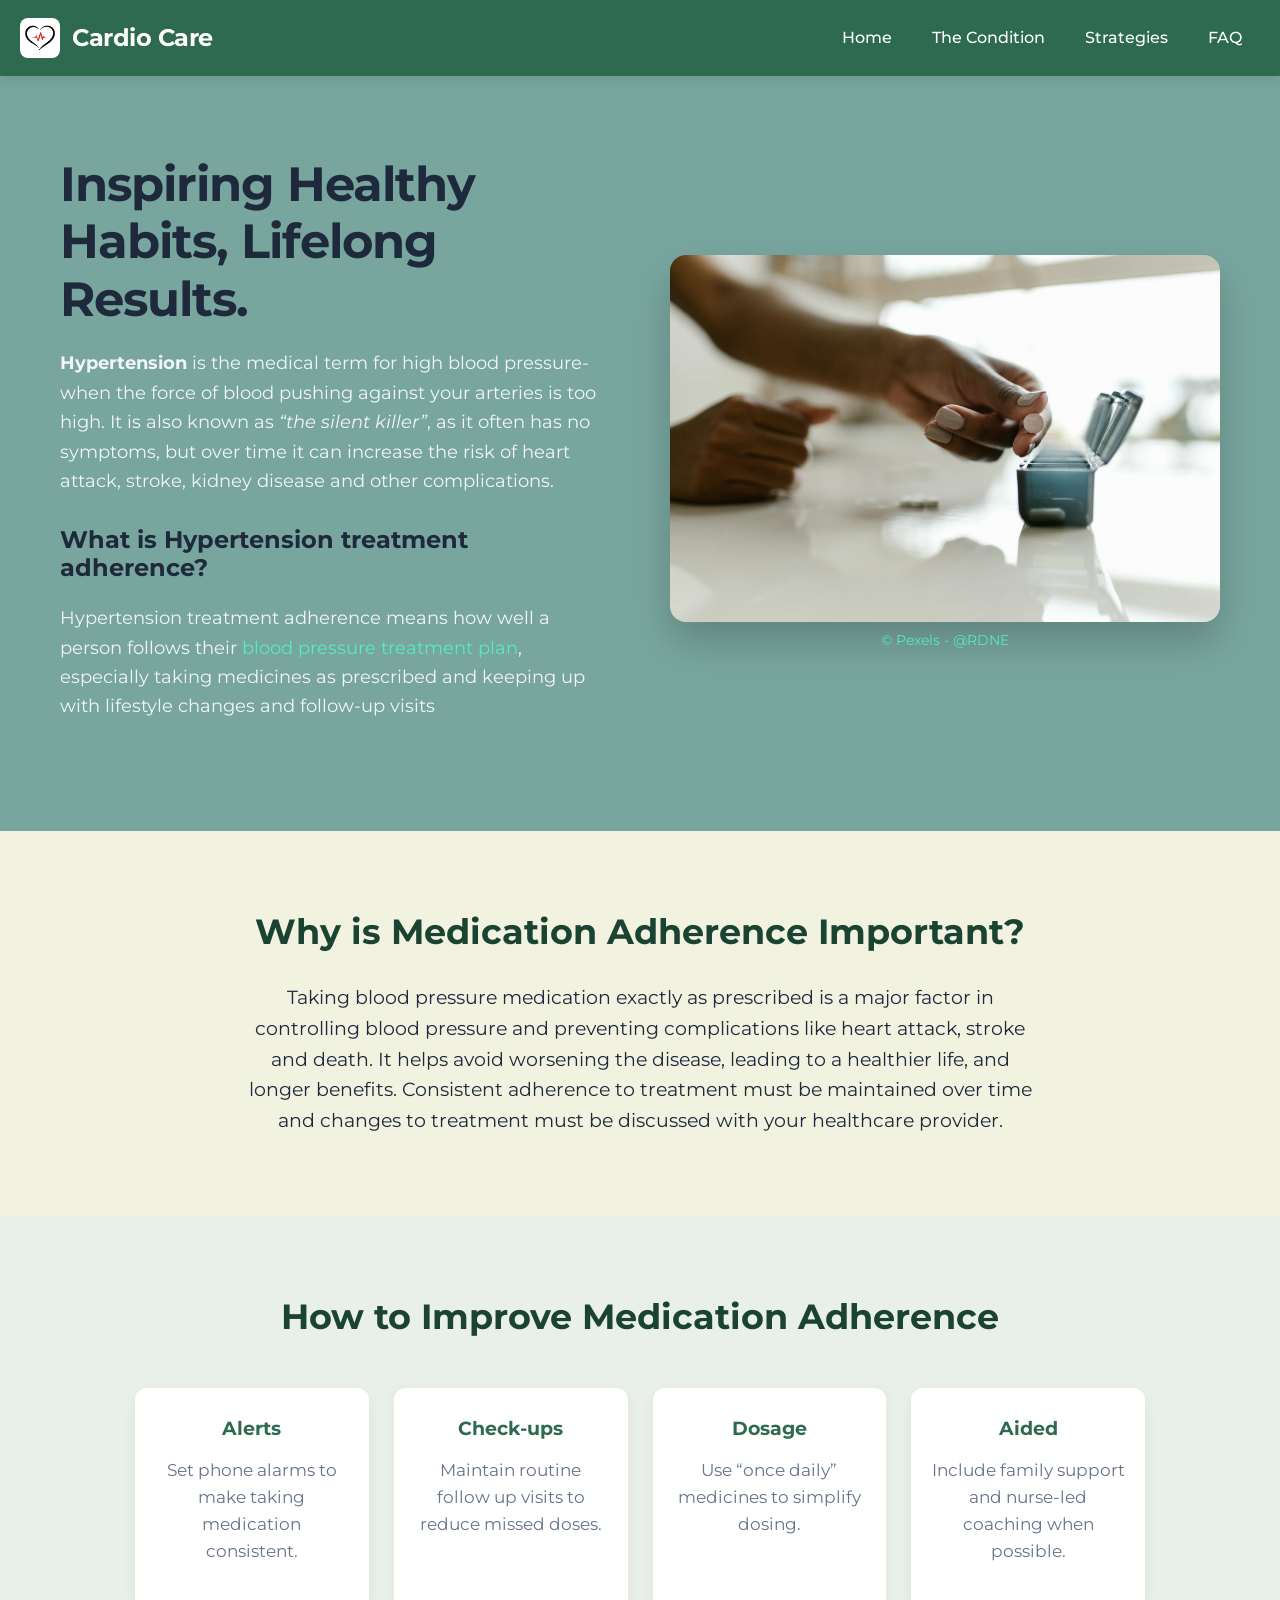
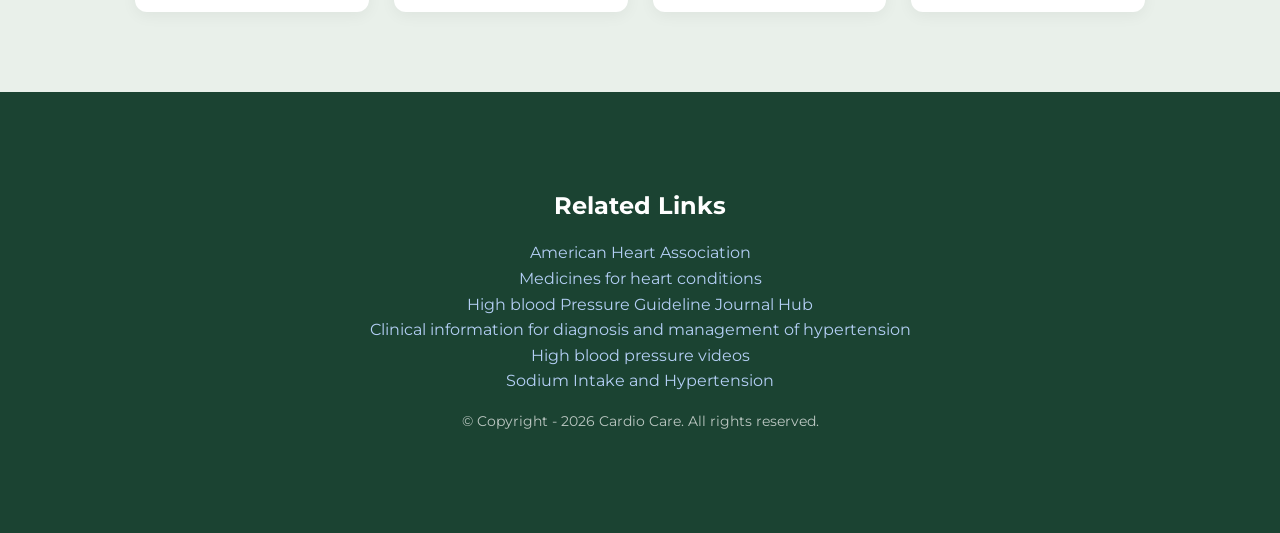
<file: index.html>
<!doctype html>
<html lang="en">
  <head>
    <meta charset="UTF-8" />
    <meta name="viewport" content="width=device-width, initial-scale=1.0" />
    <title>Cardio Care</title>
    <link rel="icon" href="images/icon-favicon.jpg" />
    <!--
    Keep navbar in view at all times
    -->
    <link rel="stylesheet" href="main.css" />
    <link rel="preconnect" href="https://fonts.googleapis.com" />
    <link rel="preconnect" href="https://fonts.gstatic.com" crossorigin />
    <link
      href="https://fonts.googleapis.com/css2?family=Montserrat:wght@400;600;700&display=swap"
      rel="stylesheet"
    />
  </head>

  <body>
    <header class="navbar">
      <div class="container nav-container">
        <a href="index.html" class="logo">
          <img
            src="images/icon-page.jpg"
            alt="Cardio Care Logo"
            class="logo-icon"
          />
          <span class="logo-text">Cardio Care</span>
        </a>

        <div class="hamburger">
          <span class="bar"></span>
          <span class="bar"></span>
          <span class="bar"></span>
        </div>

        <div class="nav-links">
          <a href="index.html">Home</a>
          <a href="condition.html">The Condition</a>
          <a href="strategies.html">Strategies</a>
          <a href="faq.html">FAQ</a>
        </div>
      </div>
    </header>

    <section class="bg-green">
      <div class="container hero-layout">
        <div class="hero-text">
          <h1>Inspiring Healthy Habits, Lifelong Results.</h1>
          <p>
            <b>Hypertension</b> is the medical term for high blood pressure-
            when the force of blood pushing against your arteries is too high.
            It is also known as <i>“the silent killer”</i>, as it often has no
            symptoms, but over time it can increase the risk of heart attack,
            stroke, kidney disease and other complications.
          </p>
          <h2>What is Hypertension treatment adherence?</h2>
          <p>
            Hypertension treatment adherence means how well a person follows
            their
            <a href="#C1">blood pressure treatment plan</a>, especially taking
            medicines as prescribed and keeping up with lifestyle changes and
            follow-up visits
          </p>
        </div>

        <div class="hero-image">
          <img
            src="images/pills-in-hand.jpg"
            alt="Hand placing pills in a weekly organizer, emphasizing medication management."
          />
          <a
            href="https://www.pexels.com/photo/person-organizing-medicines-on-a-container-8580738/"
            target="_blank"
            >&copy; Pexels - @RDNE</a
          >
        </div>
      </div>
    </section>

    <section class="bg-light">
      <div class="container">
        <h2>Why is Medication Adherence Important?</h2>
        <p>
          Taking blood pressure medication exactly as prescribed is a major
          factor in controlling blood pressure and preventing complications like
          heart attack, stroke and death. It helps avoid worsening the disease,
          leading to a healthier life, and longer benefits. Consistent adherence
          to treatment must be maintained over time and changes to treatment
          must be discussed with your healthcare provider.
        </p>
      </div>
    </section>

    <section class="bg-medium">
      <div class="container">
        <h2 style="text-align: center" id="C1">
          How to Improve Medication Adherence
        </h2>

        <div class="features-grid">
          <div class="feature-item">
            <h3>Alerts</h3>
            <p>Set phone alarms to make taking medication consistent.</p>
          </div>
          <div class="feature-item">
            <h3>Check-ups</h3>
            <p>Maintain routine follow up visits to reduce missed doses.</p>
          </div>
          <div class="feature-item">
            <h3>Dosage</h3>
            <p>Use “once daily” medicines to simplify dosing.</p>
          </div>
          <div class="feature-item">
            <h3>Aided</h3>
            <p>Include family support and nurse-led coaching when possible.</p>
          </div>
        </div>
      </div>
    </section>
    <script src="main.js"></script>
  </body>
  <footer class="site-footer">
    <div class="container footer-container">
<h2>Related Links</h2>      
<dl>
        <dt>
          <a href="https://www.heart.org/en/">American Heart Association</a>
        </dt>
        <dt>
          <a
            href="https://www.bhf.org.uk/informationsupport/treatments/medicine"
            >Medicines for heart conditions</a
          >
        </dt>
        <dt>
          <a href="https://www.ahajournals.org/guidelines/high-blood-pressure"
            >High blood Pressure Guideline Journal Hub</a
          >
        </dt>
        <dt>
          <a
            href="https://www.heartfoundation.org.au/for-professionals/hypertension"
            >Clinical information for diagnosis and management of
            hypertension</a
          >
        </dt>
        <dt>
          <a
            href="https://www.nhlbi.nih.gov/education/high-blood-pressure/videos"
            >High blood pressure videos</a
          >
        </dt>
        <dt>
          <a href="https://pmc.ncbi.nlm.nih.gov/articles/PMC6770596/"
            >Sodium Intake and Hypertension</a
          >
        </dt>
      </dl>
      <p>&copy; Copyright - 2026 Cardio Care. All rights reserved.</p>
    </div>
  </footer>
</html>
</file>
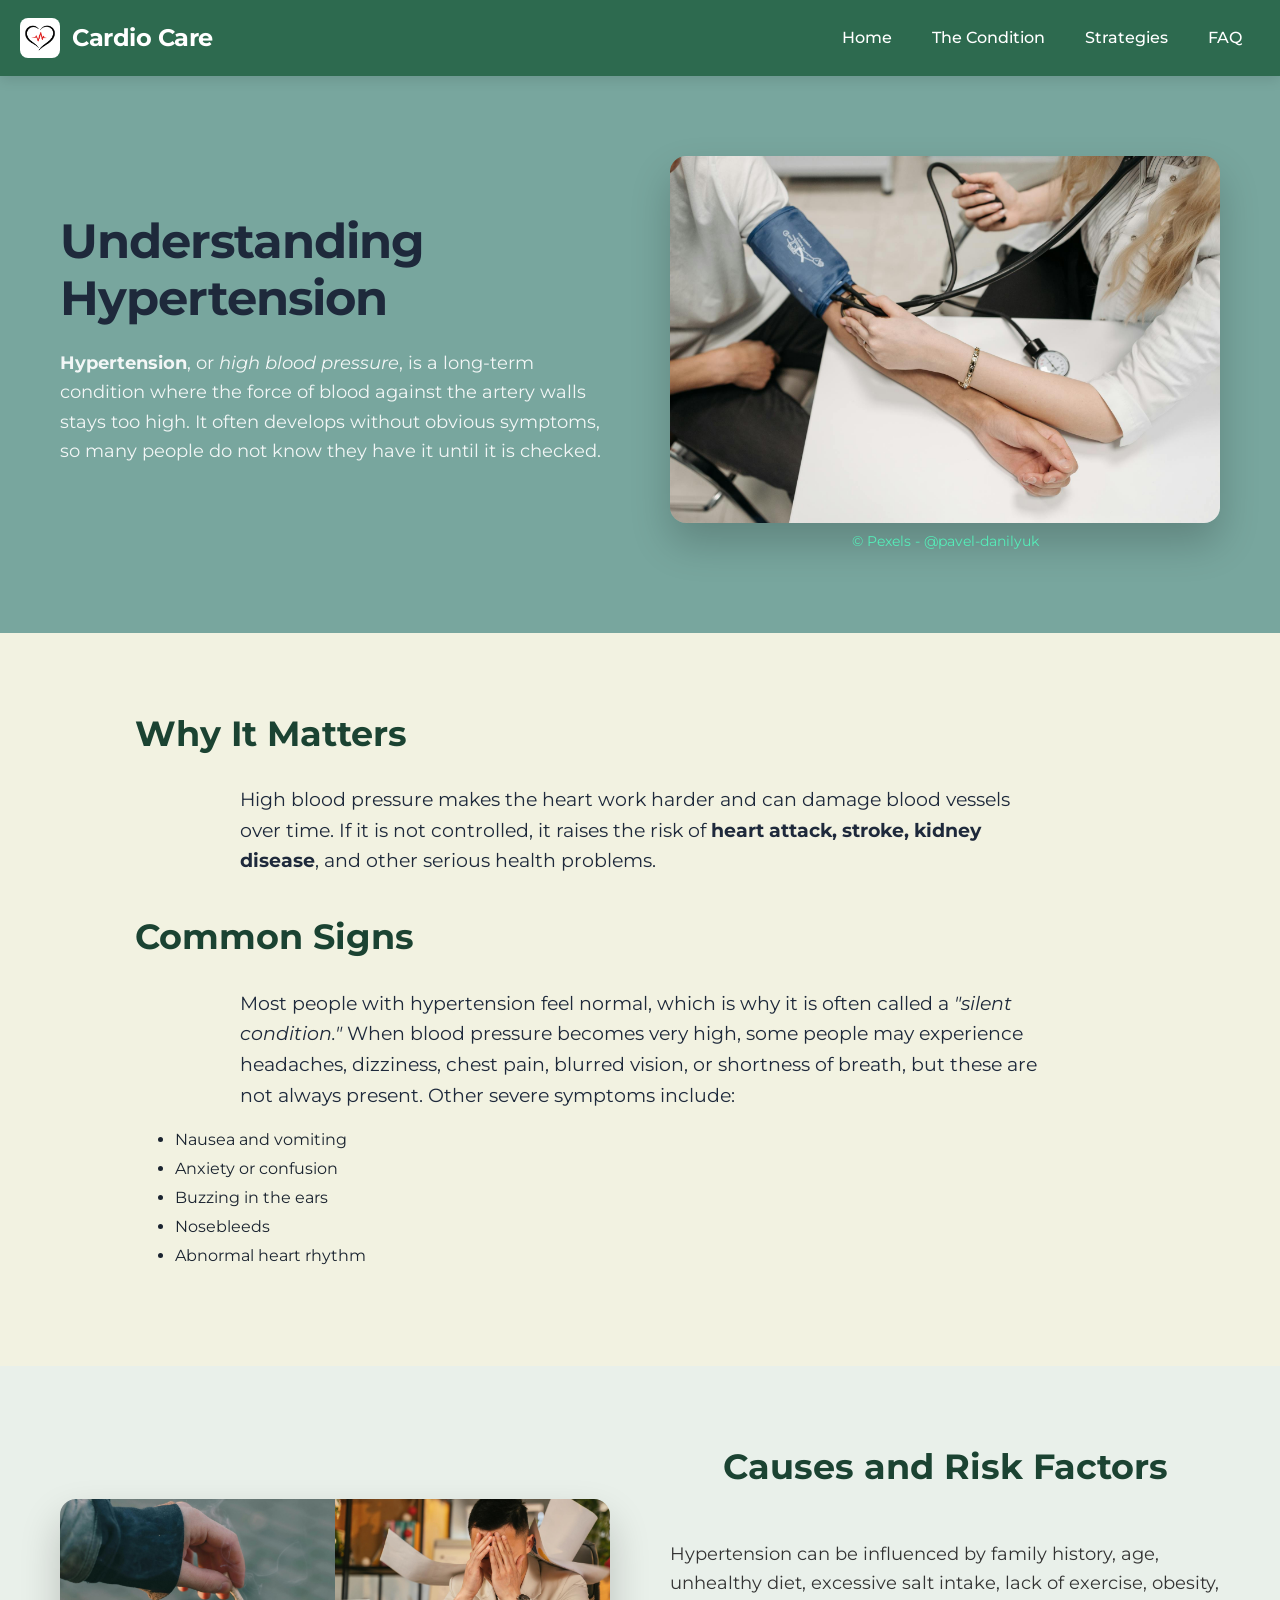
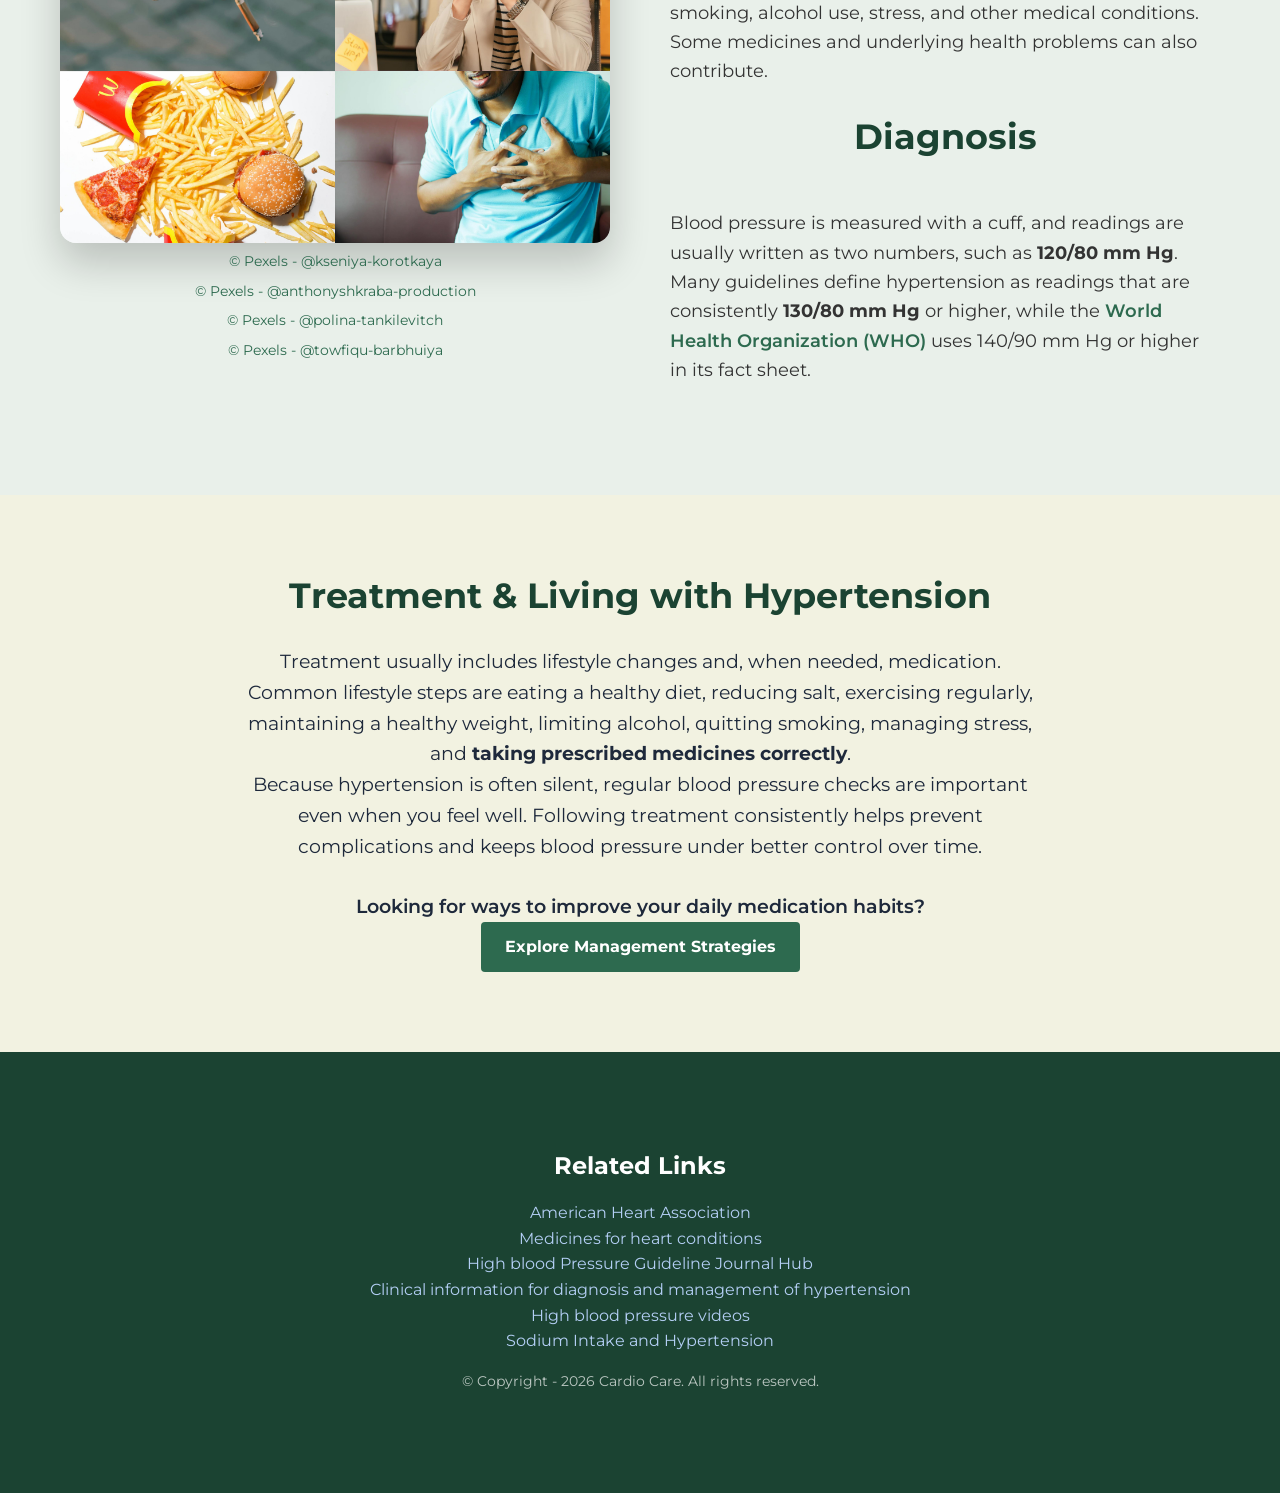
<file: condition.html>
<!doctype html>
<html lang="en">
  <head>
    <meta charset="UTF-8" />
    <meta name="viewport" content="width=device-width, initial-scale=1.0" />
    <title>Cardio Care</title>
    <link rel="icon" href="images/icon-favicon.jpg" />
    <!--
    Keep navbar in view at all times
    -->
    <link rel="stylesheet" href="main.css" />
    <link rel="preconnect" href="https://fonts.googleapis.com" />
    <link rel="preconnect" href="https://fonts.gstatic.com" crossorigin />
    <link
      href="https://fonts.googleapis.com/css2?family=Montserrat:wght@400;600;700&display=swap"
      rel="stylesheet"
    />
  </head>

  <body>
    <header class="navbar">
      <div class="container nav-container">
        <a href="index.html" class="logo">
          <img
            src="images/icon-page.jpg"
            alt="Cardio Care Logo"
            class="logo-icon"
          />
          <span class="logo-text">Cardio Care</span>
        </a>

        <div class="hamburger">
          <span class="bar"></span>
          <span class="bar"></span>
          <span class="bar"></span>
        </div>

        <div class="nav-links">
          <a href="index.html">Home</a>
          <a href="condition.html">The Condition</a>
          <a href="strategies.html">Strategies</a>
          <a href="faq.html">FAQ</a>
        </div>
      </div>
    </header>

    <section class="bg-green">
      <div class="container hero-layout">
        <div class="hero-text">
          <h1>Understanding Hypertension</h1>
          <p>
            <strong>Hypertension</strong>, or <em>high blood pressure</em>, is a
            long-term condition where the force of blood against the artery
            walls stays too high. It often develops without obvious symptoms, so
            many people do not know they have it until it is checked.
          </p>
        </div>
        <div class="hero-image">
          <img
            src="images/bp-measure.jpg"
            alt="Doctor checking a patient's blood pressure"
          />
          <a
            href="https://www.pexels.com/photo/a-healthcare-worker-measuring-a-patient-s-blood-pressure-using-a-sphygmomanometer-7108344/"
            target="_blank"
            >&copy; Pexels - @pavel-danilyuk</a
          >
        </div>
      </div>
    </section>

    <section class="bg-light">
      <div class="container" style="text-align: left">
        <h2>Why It Matters</h2>
        <p>
          High blood pressure makes the heart work harder and can damage blood
          vessels over time. If it is not controlled, it raises the risk of
          <strong>heart attack, stroke, kidney disease</strong>, and other
          serious health problems.
        </p>

        <h2 style="margin-top: 40px">Common Signs</h2>
        <p>
          Most people with hypertension feel normal, which is why it is often
          called a <em>"silent condition."</em> When blood pressure becomes very
          high, some people may experience headaches, dizziness, chest pain,
          blurred vision, or shortness of breath, but these are not always
          present. Other severe symptoms include:
        </p>
        <ul style="line-height: 1.8; color: #1a232f">
          <li>Nausea and vomiting</li>
          <li>Anxiety or confusion</li>
          <li>Buzzing in the ears</li>
          <li>Nosebleeds</li>
          <li>Abnormal heart rhythm</li>
        </ul>
      </div>
    </section>

    <section class="bg-medium">
      <div class="container hero-layout">
        <div class="hero-image">
          <img
            src="images/causes.png"
            alt="Examples of hypertension risk factors like salty foods and stress"
          />
          <a
            href="https://www.pexels.com/photo/close-up-of-hand-holding-a-cigarette-29560491/"
            target="_blank"
            >&copy; Pexels - @kseniya-korotkaya</a
          >
          <a
            href="https://www.pexels.com/photo/man-stressed-at-work-8278873/"
            target="_blank"
            >&copy; Pexels - @anthonyshkraba-production</a
          >
          <a
            href="https://www.pexels.com/photo/fast-food-in-close-up-shot-4109256/"
            target="_blank"
            >&copy; Pexels - @polina-tankilevitch</a
          >
          <a
            href="https://www.pexels.com/photo/close-up-of-a-man-in-blue-polo-shirt-with-hands-on-chest-14569658/"
            target="_blank"
            >&copy; Pexels - @towfiqu-barbhuiya</a
          >
        </div>
        <div class="hero-text">
          <h2 style="color: #1b4332">Causes and Risk Factors</h2>
          <p style="color: #333">
            Hypertension can be influenced by family history, age, unhealthy
            diet, excessive salt intake, lack of exercise, obesity, smoking,
            alcohol use, stress, and other medical conditions. Some medicines
            and underlying health problems can also contribute.
          </p>

          <h2 style="color: #1b4332; margin-top: 30px">Diagnosis</h2>
          <p style="color: #333">
            Blood pressure is measured with a cuff, and readings are usually
            written as two numbers, such as <strong>120/80 mm Hg</strong>. Many
            guidelines define hypertension as readings that are consistently
            <strong>130/80 mm Hg</strong> or higher, while the
            <a
              href="https://www.who.int/news-room/fact-sheets/detail/hypertension"
              target="_blank"
              rel="noopener noreferrer"
              style="color: #2d6a4f; font-weight: 600"
              >World Health Organization (WHO)</a
            >
            uses 140/90 mm Hg or higher in its fact sheet.
          </p>
        </div>
      </div>
    </section>

    <section class="bg-light">
      <div class="container hero-layout">
        <div class="hero-text" style="width: 100%">
          <h2>Treatment & Living with Hypertension</h2>
          <p>
            Treatment usually includes lifestyle changes and, when needed,
            medication. Common lifestyle steps are eating a healthy diet,
            reducing salt, exercising regularly, maintaining a healthy weight,
            limiting alcohol, quitting smoking, managing stress, and
            <strong>taking prescribed medicines correctly</strong>.
          </p>
          <p>
            Because hypertension is often silent, regular blood pressure checks
            are important even when you feel well. Following treatment
            consistently helps prevent complications and keeps blood pressure
            under better control over time.
          </p>

          <div style="margin-top: 30px">
            <p style="font-weight: 600; color: #1e293b">
              Looking for ways to improve your daily medication habits?
            </p>
            <a
              href="strategies.html"
              style="
                display: inline-block;
                background-color: #2d6a4f;
                color: #ffffff;
                padding: 12px 24px;
                text-decoration: none;
                border-radius: 4px;
                font-weight: bold;
                transition: background-color 0.3s ease;
              "
              onmouseover="this.style.backgroundColor = '#1b4332'"
              onmouseout="this.style.backgroundColor = '#2d6a4f'"
            >
              Explore Management Strategies
            </a>
          </div>
        </div>
      </div>
    </section>

    <script src="main.js"></script>
  </body>

  <footer class="site-footer">
    <div class="container footer-container">
 <h2>Related Links</h2>     
<dl>
        <dt>
          <a href="https://www.heart.org/en/">American Heart Association</a>
        </dt>
        <dt>
          <a
            href="https://www.bhf.org.uk/informationsupport/treatments/medicine"
            >Medicines for heart conditions</a
          >
        </dt>
        <dt>
          <a href="https://www.ahajournals.org/guidelines/high-blood-pressure"
            >High blood Pressure Guideline Journal Hub</a
          >
        </dt>
        <dt>
          <a
            href="https://www.heartfoundation.org.au/for-professionals/hypertension"
            >Clinical information for diagnosis and management of
            hypertension</a
          >
        </dt>
        <dt>
          <a
            href="https://www.nhlbi.nih.gov/education/high-blood-pressure/videos"
            >High blood pressure videos</a
          >
        </dt>
        <dt>
          <a href="https://pmc.ncbi.nlm.nih.gov/articles/PMC6770596/"
            >Sodium Intake and Hypertension</a
          >
        </dt>
      </dl>
      <p>&copy; Copyright - 2026 Cardio Care. All rights reserved.</p>
    </div>
  </footer>
</html>
</file>
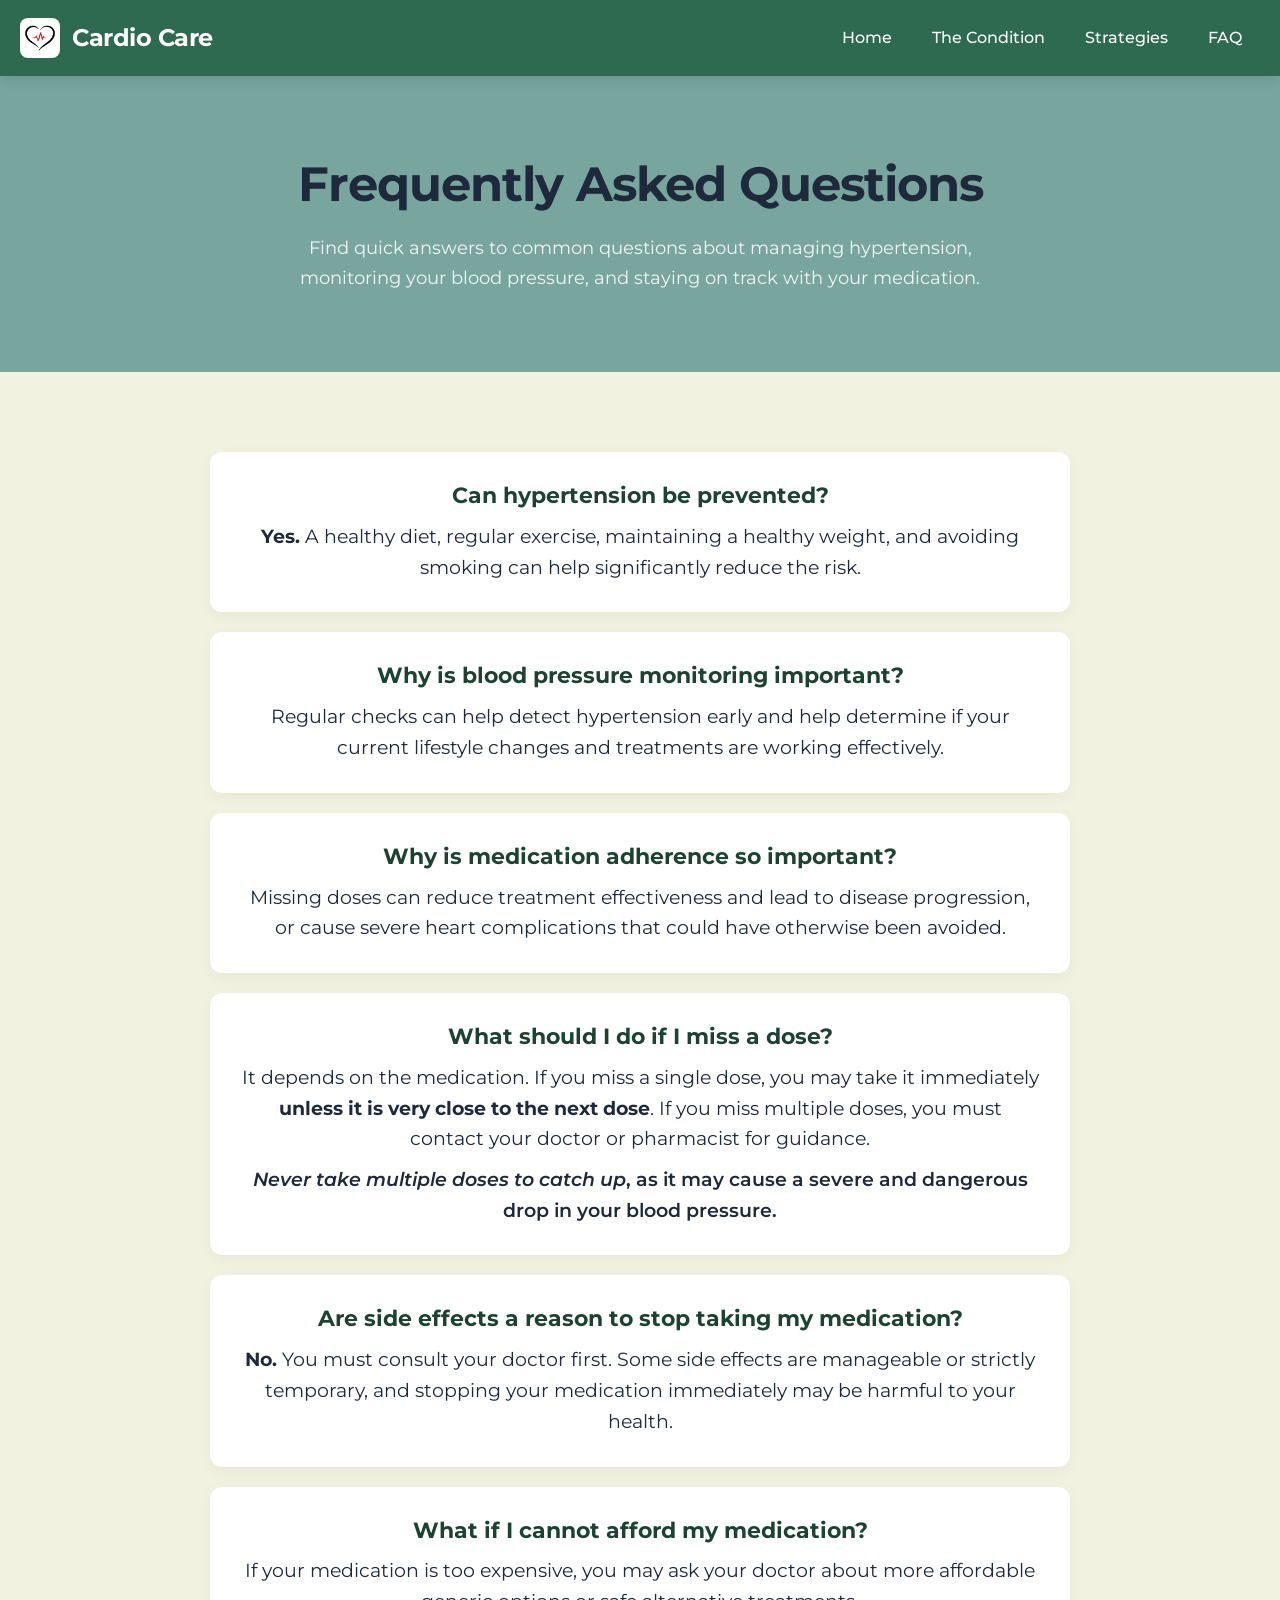
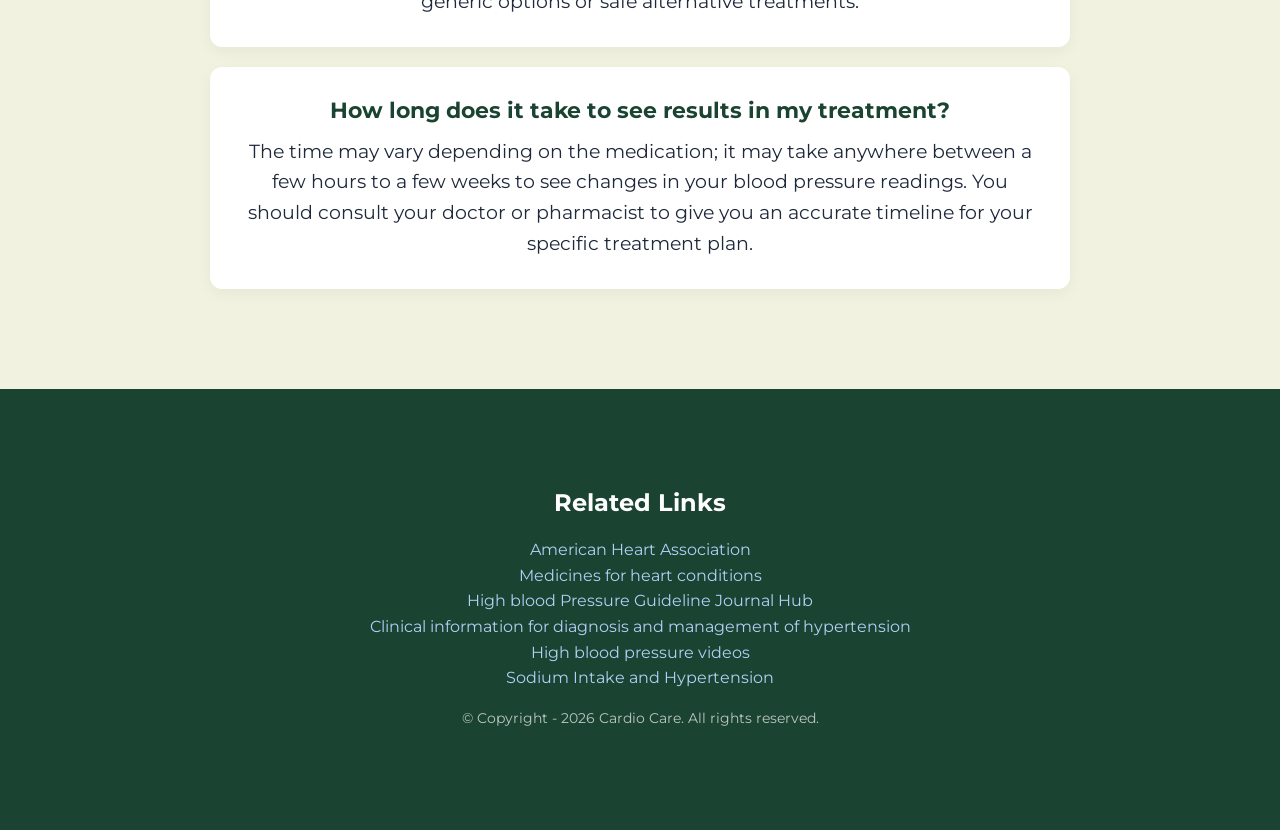
<file: faq.html>
<!doctype html>
<html lang="en">
  <head>
    <meta charset="UTF-8" />
    <meta name="viewport" content="width=device-width, initial-scale=1.0" />
    <title>Cardio Care</title>
    <link rel="icon" href="images/icon-favicon.jpg" />
    <!--
    Keep navbar in view at all times
    -->
    <link rel="stylesheet" href="main.css" />
    <link rel="preconnect" href="https://fonts.googleapis.com" />
    <link rel="preconnect" href="https://fonts.gstatic.com" crossorigin />
    <link
      href="https://fonts.googleapis.com/css2?family=Montserrat:wght@400;600;700&display=swap"
      rel="stylesheet"
    />
  </head>

  <body>
    <header class="navbar">
      <div class="container nav-container">
        <a href="index.html" class="logo">
          <img
            src="images/icon-page.jpg"
            alt="Cardio Care Logo"
            class="logo-icon"
          />
          <span class="logo-text">Cardio Care</span>
        </a>

        <div class="hamburger">
          <span class="bar"></span>
          <span class="bar"></span>
          <span class="bar"></span>
        </div>

        <div class="nav-links">
          <a href="index.html">Home</a>
          <a href="condition.html">The Condition</a>
          <a href="strategies.html">Strategies</a>
          <a href="#">FAQ</a>
        </div>
      </div>
    </header>

    <section class="bg-green">
      <div class="container hero-layout">
        <div class="hero-text" style="width: 100%; text-align: center">
          <h1>Frequently Asked Questions</h1>
          <p style="max-width: 700px; margin: 0 auto">
            Find quick answers to common questions about managing hypertension,
            monitoring your blood pressure, and staying on track with your
            medication.
          </p>
        </div>
      </div>
    </section>

    <section class="bg-light">
      <div class="container faq-container">
        <div class="faq-card">
          <h3 class="faq-question">Can hypertension be prevented?</h3>
          <p class="faq-answer">
            <strong>Yes.</strong> A healthy diet, regular exercise, maintaining
            a healthy weight, and avoiding smoking can help significantly reduce
            the risk.
          </p>
        </div>

        <div class="faq-card">
          <h3 class="faq-question">
            Why is blood pressure monitoring important?
          </h3>
          <p class="faq-answer">
            Regular checks can help detect hypertension early and help determine
            if your current lifestyle changes and treatments are working
            effectively.
          </p>
        </div>

        <div class="faq-card">
          <h3 class="faq-question">
            Why is medication adherence so important?
          </h3>
          <p class="faq-answer">
            Missing doses can reduce treatment effectiveness and lead to disease
            progression, or cause severe heart complications that could have
            otherwise been avoided.
          </p>
        </div>

        <div class="faq-card">
          <h3 class="faq-question">What should I do if I miss a dose?</h3>
          <p class="faq-answer" style="margin-bottom: 10px">
            It depends on the medication. If you miss a single dose, you may
            take it immediately
            <strong>unless it is very close to the next dose</strong>. If you
            miss multiple doses, you must contact your doctor or pharmacist for
            guidance.
          </p>
          <p class="faq-warning">
            <em>Never take multiple doses to catch up</em>, as it may cause a
            severe and dangerous drop in your blood pressure.
          </p>
        </div>

        <div class="faq-card">
          <h3 class="faq-question">
            Are side effects a reason to stop taking my medication?
          </h3>
          <p class="faq-answer">
            <strong>No.</strong> You must consult your doctor first. Some side
            effects are manageable or strictly temporary, and stopping your
            medication immediately may be harmful to your health.
          </p>
        </div>

        <div class="faq-card">
          <h3 class="faq-question">What if I cannot afford my medication?</h3>
          <p class="faq-answer">
            If your medication is too expensive, you may ask your doctor about
            more affordable generic options or safe alternative treatments.
          </p>
        </div>

        <div class="faq-card">
          <h3 class="faq-question">
            How long does it take to see results in my treatment?
          </h3>
          <p class="faq-answer">
            The time may vary depending on the medication; it may take anywhere
            between a few hours to a few weeks to see changes in your blood
            pressure readings. You should consult your doctor or pharmacist to
            give you an accurate timeline for your specific treatment plan.
          </p>
        </div>
      </div>
    </section>

    <script src="main.js"></script>
  </body>

  <footer class="site-footer">
    <div class="container footer-container">
      <h2>Related Links</h2>
<dl>
        <dt>
          <a href="https://www.heart.org/en/">American Heart Association</a>
        </dt>
        <dt>
          <a
            href="https://www.bhf.org.uk/informationsupport/treatments/medicine"
            >Medicines for heart conditions</a
          >
        </dt>
        <dt>
          <a href="https://www.ahajournals.org/guidelines/high-blood-pressure"
            >High blood Pressure Guideline Journal Hub</a
          >
        </dt>
        <dt>
          <a
            href="https://www.heartfoundation.org.au/for-professionals/hypertension"
            >Clinical information for diagnosis and management of
            hypertension</a
          >
        </dt>
        <dt>
          <a
            href="https://www.nhlbi.nih.gov/education/high-blood-pressure/videos"
            >High blood pressure videos</a
          >
        </dt>
        <dt>
          <a href="https://pmc.ncbi.nlm.nih.gov/articles/PMC6770596/"
            >Sodium Intake and Hypertension</a
          >
        </dt>
      </dl>
      <p>&copy; Copyright - 2026 Cardio Care. All rights reserved.</p>
    </div>
  </footer>
</html>
</file>
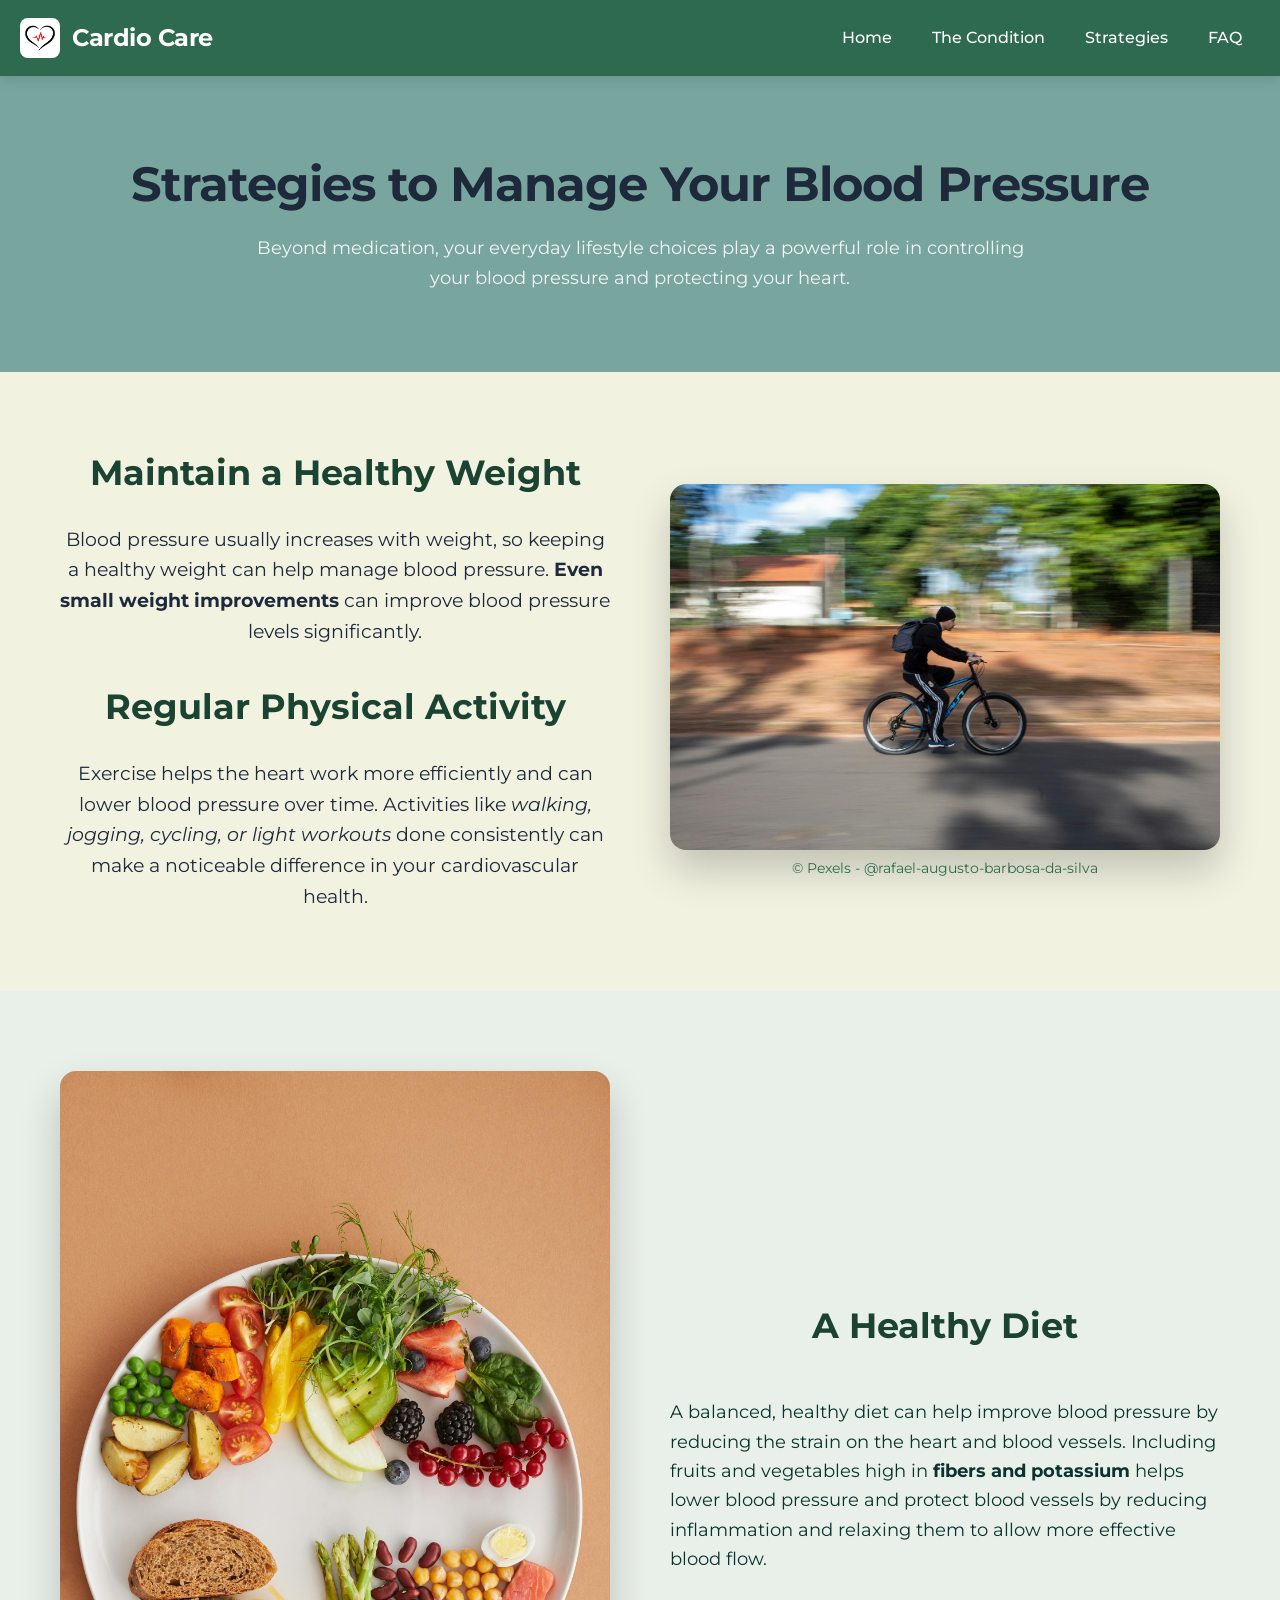
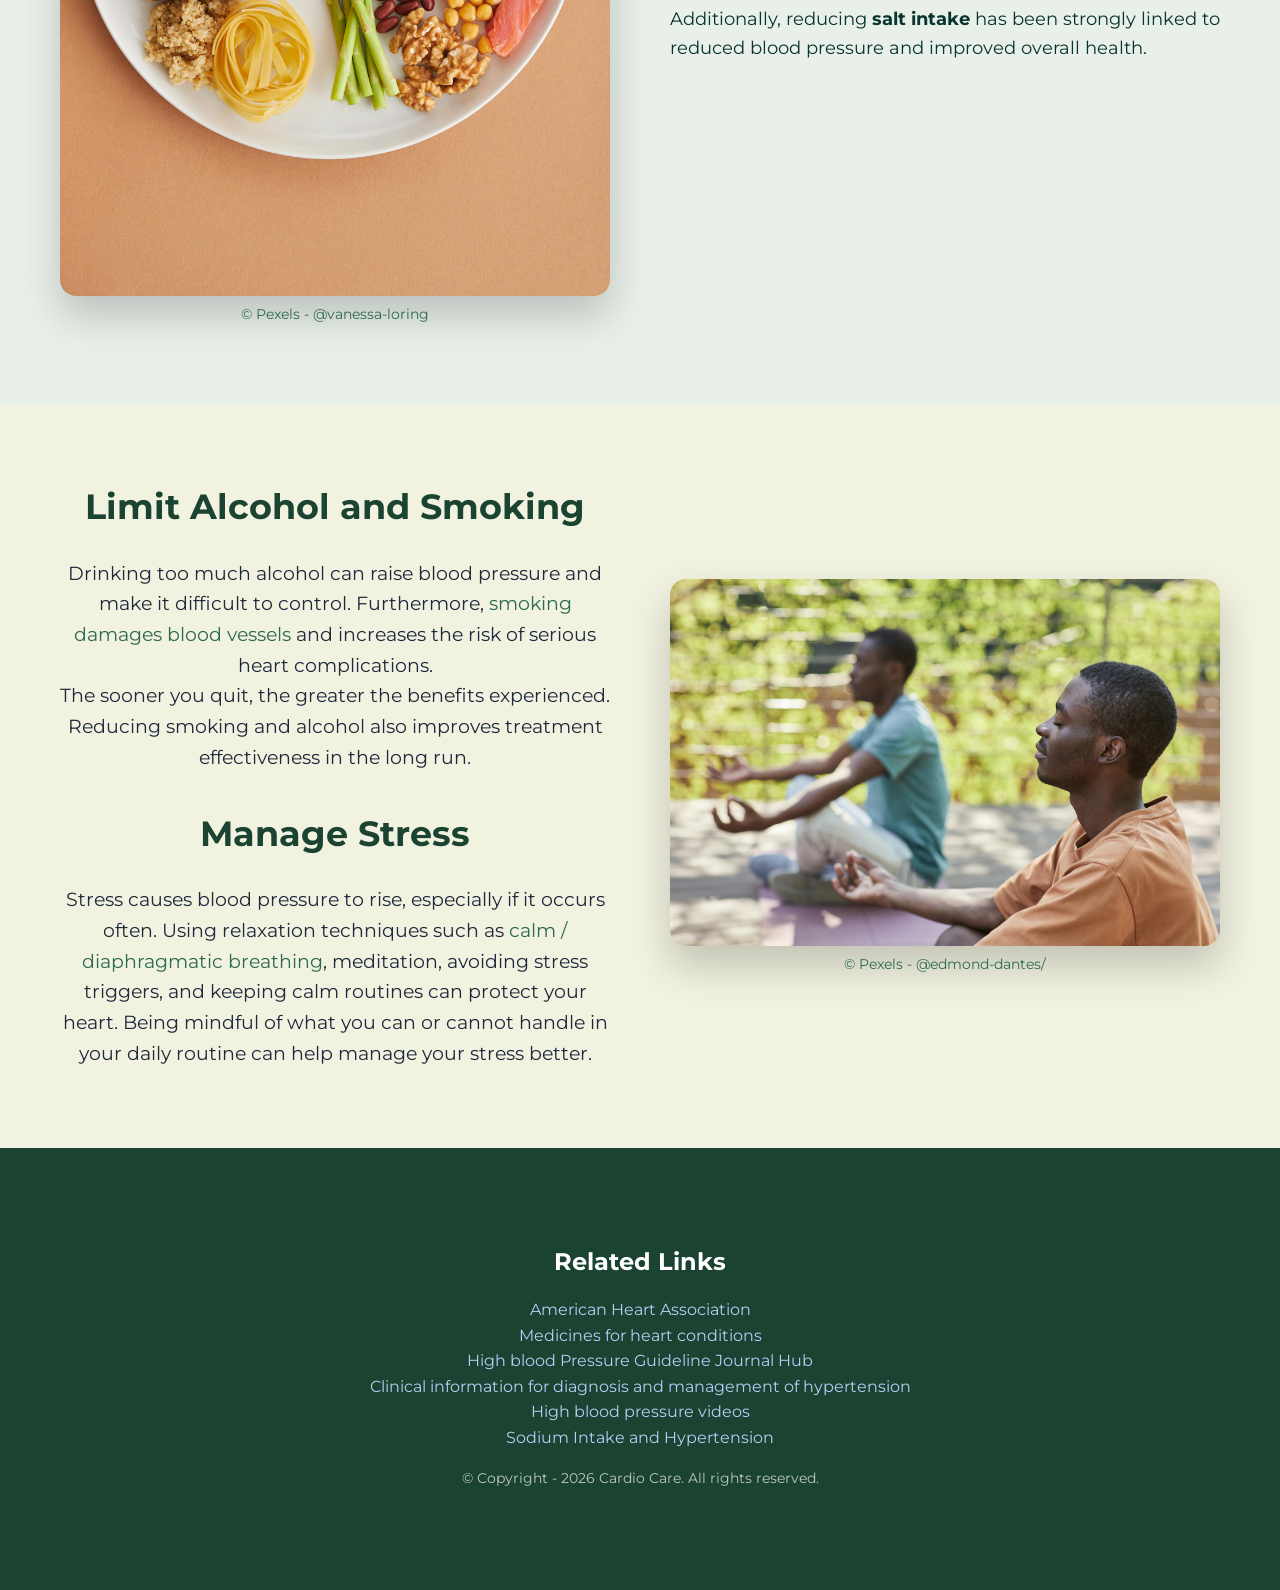
<file: strategies.html>
<!doctype html>
<html lang="en">
  <head>
    <meta charset="UTF-8" />
    <meta name="viewport" content="width=device-width, initial-scale=1.0" />
    <title>Cardio Care</title>
    <link rel="icon" href="images/icon-favicon.jpg" />
    <!--
    Keep navbar in view at all times
    -->
    <link rel="stylesheet" href="main.css" />
    <link rel="preconnect" href="https://fonts.googleapis.com" />
    <link rel="preconnect" href="https://fonts.gstatic.com" crossorigin />
    <link
      href="https://fonts.googleapis.com/css2?family=Montserrat:wght@400;600;700&display=swap"
      rel="stylesheet"
    />
  </head>

  <body>
    <header class="navbar">
      <div class="container nav-container">
        <a href="index.html" class="logo">
          <img
            src="images/icon-page.jpg"
            alt="Cardio Care Logo"
            class="logo-icon"
          />
          <span class="logo-text">Cardio Care</span>
        </a>

        <div class="hamburger">
          <span class="bar"></span>
          <span class="bar"></span>
          <span class="bar"></span>
        </div>

        <div class="nav-links">
          <a href="index.html">Home</a>
          <a href="condition.html">The Condition</a>
          <a href="strategies.html">Strategies</a>
          <a href="faq.html">FAQ</a>
        </div>
      </div>
    </header>

    <section class="bg-green">
      <div class="container hero-layout">
        <div class="hero-text" style="width: 100%; text-align: center">
          <h1>Strategies to Manage Your Blood Pressure</h1>
          <p style="max-width: 800px; margin: 0 auto">
            Beyond medication, your everyday lifestyle choices play a powerful
            role in controlling your blood pressure and protecting your heart.
          </p>
        </div>
      </div>
    </section>

    <section class="bg-light">
      <div class="container hero-layout">
        <div class="hero-text">
          <h2>Maintain a Healthy Weight</h2>
          <p>
            Blood pressure usually increases with weight, so keeping a healthy
            weight can help manage blood pressure.
            <strong>Even small weight improvements</strong> can improve blood
            pressure levels significantly.
          </p>

          <h2 style="margin-top: 40px">Regular Physical Activity</h2>
          <p>
            Exercise helps the heart work more efficiently and can lower blood
            pressure over time. Activities like
            <em>walking, jogging, cycling, or light workouts</em> done
            consistently can make a noticeable difference in your cardiovascular
            health.
          </p>
        </div>
        <div class="hero-image">
          <img src="images/cycling.jpg" alt="Person cycling outdoors" />
          <a
            href="https://www.pexels.com/photo/man-riding-mountain-bike-on-street-in-motion-blur-36487057/"
            >&copy; Pexels - @rafael-augusto-barbosa-da-silva</a
          >
        </div>
      </div>
    </section>

    <section class="bg-medium">
      <div class="container hero-layout">
        <div class="hero-image">
          <img
            src="images/healthy-food.jpg"
            alt="Fresh fruits, vegetables, and balanced meal preparations"
          />
          <a
            href="https://www.pexels.com/photo/healthy-food-ingredients-on-a-ceramic-plate-5966432/"
            >&copy; Pexels - @vanessa-loring</a
          >
        </div>
        <div class="hero-text">
          <h2>A Healthy Diet</h2>
          <p style="color: rgb(9, 52, 46)">
            A balanced, healthy diet can help improve blood pressure by reducing
            the strain on the heart and blood vessels. Including fruits and
            vegetables high in <strong>fibers and potassium</strong> helps lower
            blood pressure and protect blood vessels by reducing inflammation
            and relaxing them to allow more effective blood flow.
          </p>
          <p style="color: rgb(9, 52, 46)">
            Additionally, reducing <strong>salt intake</strong> has been
            strongly linked to reduced blood pressure and improved overall
            health.
          </p>
        </div>
      </div>
    </section>

    <section class="bg-light">
      <div class="container hero-layout">
        <div class="hero-text">
          <h2>Limit Alcohol and Smoking</h2>
          <p>
            Drinking too much alcohol can raise blood pressure and make it
            difficult to control. Furthermore,
            <a
              href="https://www.heart.org/en/health-topics/high-blood-pressure/changes-you-can-make-to-manage-high-blood-pressure/smoking-high-blood-pressure-and-your-health"
              target="_blank"
              >smoking damages blood vessels</a
            >
            and increases the risk of serious heart complications.
          </p>
          <p>
            The sooner you quit, the greater the benefits experienced. Reducing
            smoking and alcohol also improves treatment effectiveness in the
            long run.
          </p>
          <h2 style="margin-top: 40px">Manage Stress</h2>
          <p>
            Stress causes blood pressure to rise, especially if it occurs often.
            Using relaxation techniques such as
            <a
              href="https://my.clevelandclinic.org/health/articles/9445-diaphragmatic-breathing"
              target="_blank"
              >calm / diaphragmatic breathing</a
            >, meditation, avoiding stress triggers, and keeping calm routines
            can protect your heart. Being mindful of what you can or cannot
            handle in your daily routine can help manage your stress better.
          </p>
        </div>
        <div class="hero-image">
          <img src="images/meditate.jpg" alt="Person practicing meditation" />
          <a
            href="https://www.pexels.com/photo/man-in-orange-shirt-meditating-8556605/"
            >&copy; Pexels - @edmond-dantes/</a
          >
        </div>
      </div>
    </section>

    <script src="main.js"></script>
  </body>

  <footer class="site-footer">
    <div class="container footer-container">
<h2>Related Links</h2>      
<dl>
        <dt>
          <a href="https://www.heart.org/en/">American Heart Association</a>
        </dt>
        <dt>
          <a
            href="https://www.bhf.org.uk/informationsupport/treatments/medicine"
            >Medicines for heart conditions</a
          >
        </dt>
        <dt>
          <a href="https://www.ahajournals.org/guidelines/high-blood-pressure"
            >High blood Pressure Guideline Journal Hub</a
          >
        </dt>
        <dt>
          <a
            href="https://www.heartfoundation.org.au/for-professionals/hypertension"
            >Clinical information for diagnosis and management of
            hypertension</a
          >
        </dt>
        <dt>
          <a
            href="https://www.nhlbi.nih.gov/education/high-blood-pressure/videos"
            >High blood pressure videos</a
          >
        </dt>
        <dt>
          <a href="https://pmc.ncbi.nlm.nih.gov/articles/PMC6770596/"
            >Sodium Intake and Hypertension</a
          >
        </dt>
      </dl>
      <p>&copy; Copyright - 2026 Cardio Care. All rights reserved.</p>
    </div>
  </footer>
</html>
</file>
<file: main.css>
:root {
  --primary: #2d6a4f;
  --primary-dark: #1b4332;
  --accent: #52b788;
  --bg-main: #f2f2e1;
  --bg-section: #e9f0ea;
  --text-dark: #1e293b;
  --text-light: #64748b;
  --white: #ffffff;
  --bg-dark: rgb(120, 166, 158);
}

*,
*::before,
*::after {
  box-sizing: border-box;
}

body {
  background-color: var(--bg-main);
  color: var(--text-dark);
  margin: 0;
  padding: 0;
  font-family: "Montserrat", sans-serif;
  line-height: 1.6;
}

h1,
h2,
h3 {
  font-weight: 700;
  line-height: 1.2;
  margin-top: 0;
}

p {
  color: var(--text-light);
  font-size: 1.05rem;
}

dl {
  color: rgb(255, 255, 255);
}
.container {
  max-width: 1050px;
  margin: 0 auto;
  padding: 80px 20px;
}

.navbar {
  background-color: var(--primary);
  position: sticky;
  top: 0;
  z-index: 1000;
  box-shadow: 0 4px 12px rgba(0, 0, 0, 0.1);
}

.nav-container {
  padding: 15px 20px;
  display: flex;
  justify-content: space-between;
  align-items: center;
  max-width: 1400px;
}

.logo {
  display: flex;
  align-items: center;
  gap: 12px;
  font-size: 1.5rem;
  font-weight: 700;
  text-decoration: none;
  color: var(--white);
  letter-spacing: -0.5px;
}

.logo-icon {
  width: 40px;
  height: 40px;
  object-fit: contain;
  border-radius: 8px;
  background-color: var(--white);
  padding: 2px;
}

.nav-links a {
  display: inline-block;
  color: var(--white);
  padding: 10px 18px;
  text-decoration: none;
  font-weight: 500;
  transition: opacity 0.3s ease;
}

.nav-links a:hover {
  opacity: 0.8;
}

.hamburger {
  display: none;
  cursor: pointer;
  flex-direction: column;
  gap: 5px;
}

.hamburger .bar {
  width: 25px;
  height: 3px;
  background-color: var(--white);
  border-radius: 3px;
  transition: all 0.3s ease;
}

.hero-section {
  background: linear-gradient(
    135deg,
    var(--primary) 0%,
    var(--primary-dark) 100%
  );
  color: var(--white);
  padding: 100px 20px;
}

.hero-layout {
  display: flex;
  gap: 60px;
  align-items: center;
  max-width: 1200px;
  margin: 0 auto;
}

.hero-text {
  flex: 1;
  width: min(100%, 600px);
}

.hero-text a {
  text-decoration: none;
}
.hero-text h1 {
  font-size: 3rem;
  margin-bottom: 20px;
  letter-spacing: -1px;
}

.hero-text p {
  color: rgba(255, 255, 255, 0.9);
  font-size: 1.15rem;
  margin-bottom: 30px;
}

.btn-primary {
  display: inline-block;
  background-color: var(--accent);
  color: var(--white);
  padding: 14px 32px;
  border-radius: 50px;
  text-decoration: none;
  font-weight: 600;
  transition:
    background-color 0.3s ease,
    transform 0.2s ease;
}

.btn-primary:hover {
  background-color: #40a577;
  transform: translateY(-2px);
}

.hero-image {
  flex: 1;
}

.hero-image img {
  width: min(100%, 550px);
  height: auto;
  border-radius: 16px;
  box-shadow: 0 20px 40px rgba(0, 0, 0, 0.2);
  display: block;
  margin: 0 auto;
}

.hero-image a {
  display: block;
  text-align: center;
  font-size: 0.85rem;
  margin-top: 8px;
  text-decoration: none;
}

.img-credit:hover {
  color: var(--white);
}

.bg-light {
  background-color: var(--bg-main);
  text-align: center;
}

.bg-light a {
  color: #2d6a4f;
}

.bg-light a:hover {
  color: #4caf83;
}

.bg-light h2 {
  font-size: 2.2rem;
  color: var(--primary-dark);
}

.bg-light p {
  max-width: 800px;
  margin: 0 auto;
  color: #1e293b;
  font-size: 1.2rem;
}

.bg-green {
  background-color: var(--bg-dark);
}

.bg-green h1,
h2 {
  color: var(--text-dark);
}

.bg-green a {
  text-decoration: none;
  color: rgb(85, 238, 185);
}

.bg-green a:hover {
  color: greenyellow;
}
.bg-medium {
  background-color: var(--bg-section);
}

.bg-medium a {
  color: #2d6a4f;
}

.bg-medium a:hover {
  color: #4caf83;
}
.bg-medium h2 {
  text-align: center;
  font-size: 2.2rem;
  color: var(--primary-dark);
  margin-bottom: 50px;
}

.faq-container {
  max-width: 900px;
  margin: 0 auto;
}

.faq-card {
  background-color: var(--white);
  padding: 30px;
  border-radius: 12px;
  margin-bottom: 20px;
  box-shadow: 0 4px 15px rgba(0, 0, 0, 0.05);
  transition:
    transform 0.3s ease,
    box-shadow 0.3s ease;
}

.faq-card:hover {
  transform: translateY(-3px);
  box-shadow: 0 8px 20px rgba(0, 0, 0, 0.08);
}

.faq-question {
  color: var(--primary-dark);
  margin-bottom: 12px;
  font-size: 1.4rem;
}

.faq-answer {
  margin: 0;
  line-height: 1.6;
}

.faq-warning {
  margin-top: 10px;
  margin-bottom: 0;
  color: #d90429;
  font-weight: 600;
}
.features-grid {
  display: grid;
  grid-template-columns: repeat(4, 1fr);
  gap: 25px;
}

.feature-item {
  background-color: var(--white);
  padding: 30px 20px;
  border-radius: 12px;
  box-shadow: 0 4px 15px rgba(0, 0, 0, 0.05);
  text-align: center;
  transition:
    transform 0.3s ease,
    box-shadow 0.3s ease;
}

.feature-item:hover {
  transform: translateY(-5px);
  box-shadow: 0 10px 25px rgba(0, 0, 0, 0.1);
}

.feature-item h3 {
  color: var(--primary);
  margin-bottom: 15px;
}

.site-footer {
  background-color: var(--primary-dark);
  color: var(--white);
  text-align: center;
  padding: 20px 10px;
}

.site-footer h2 {
  color: white;
}

.site-footer a {
  color: #b4cff5;
  text-decoration: none;
}

.site-footer a:hover {
  color: aliceblue;
}

.site-footer p {
  color: rgba(255, 255, 255, 0.7);
  margin: 0;
  font-size: 0.9rem;
}

@media (max-width: 900px) {
  .hamburger {
    display: flex;
  }

  .nav-links {
    display: none;
    flex-direction: column;
    position: absolute;
    top: 100%;
    left: 0;
    width: 100%;
    background-color: var(--primary);
    padding: 10px 0 20px 0;
    box-shadow: 0 4px 6px rgba(0, 0, 0, 0.1);
  }

  .nav-links a {
    padding: 15px;
    width: 100%;
    text-align: center;
  }

  .nav-links.active {
    display: flex;
  }

  .hero-section {
    padding: 60px 20px;
  }

  .hero-layout {
    flex-direction: column;
    text-align: center;
    gap: 40px;
  }

  .hero-text {
    display: contents;
  }

  .hero-text h1 {
    order: 1;
    font-size: 2.2rem;
    margin-bottom: 0;
  }

  .hero-image {
    order: 2;
    width: 100%;
  }

  .hero-text p {
    order: 3;
  }

  .btn-primary {
    order: 4;
    align-self: center;
    margin-top: -10px;
  }

  .features-grid {
    grid-template-columns: 1fr;
    gap: 20px;
  }
  .faq-card {
    padding: 20px;
    border-radius: 10px;
  }

  .faq-question {
    font-size: 1.25rem;
  }
}
</file>
